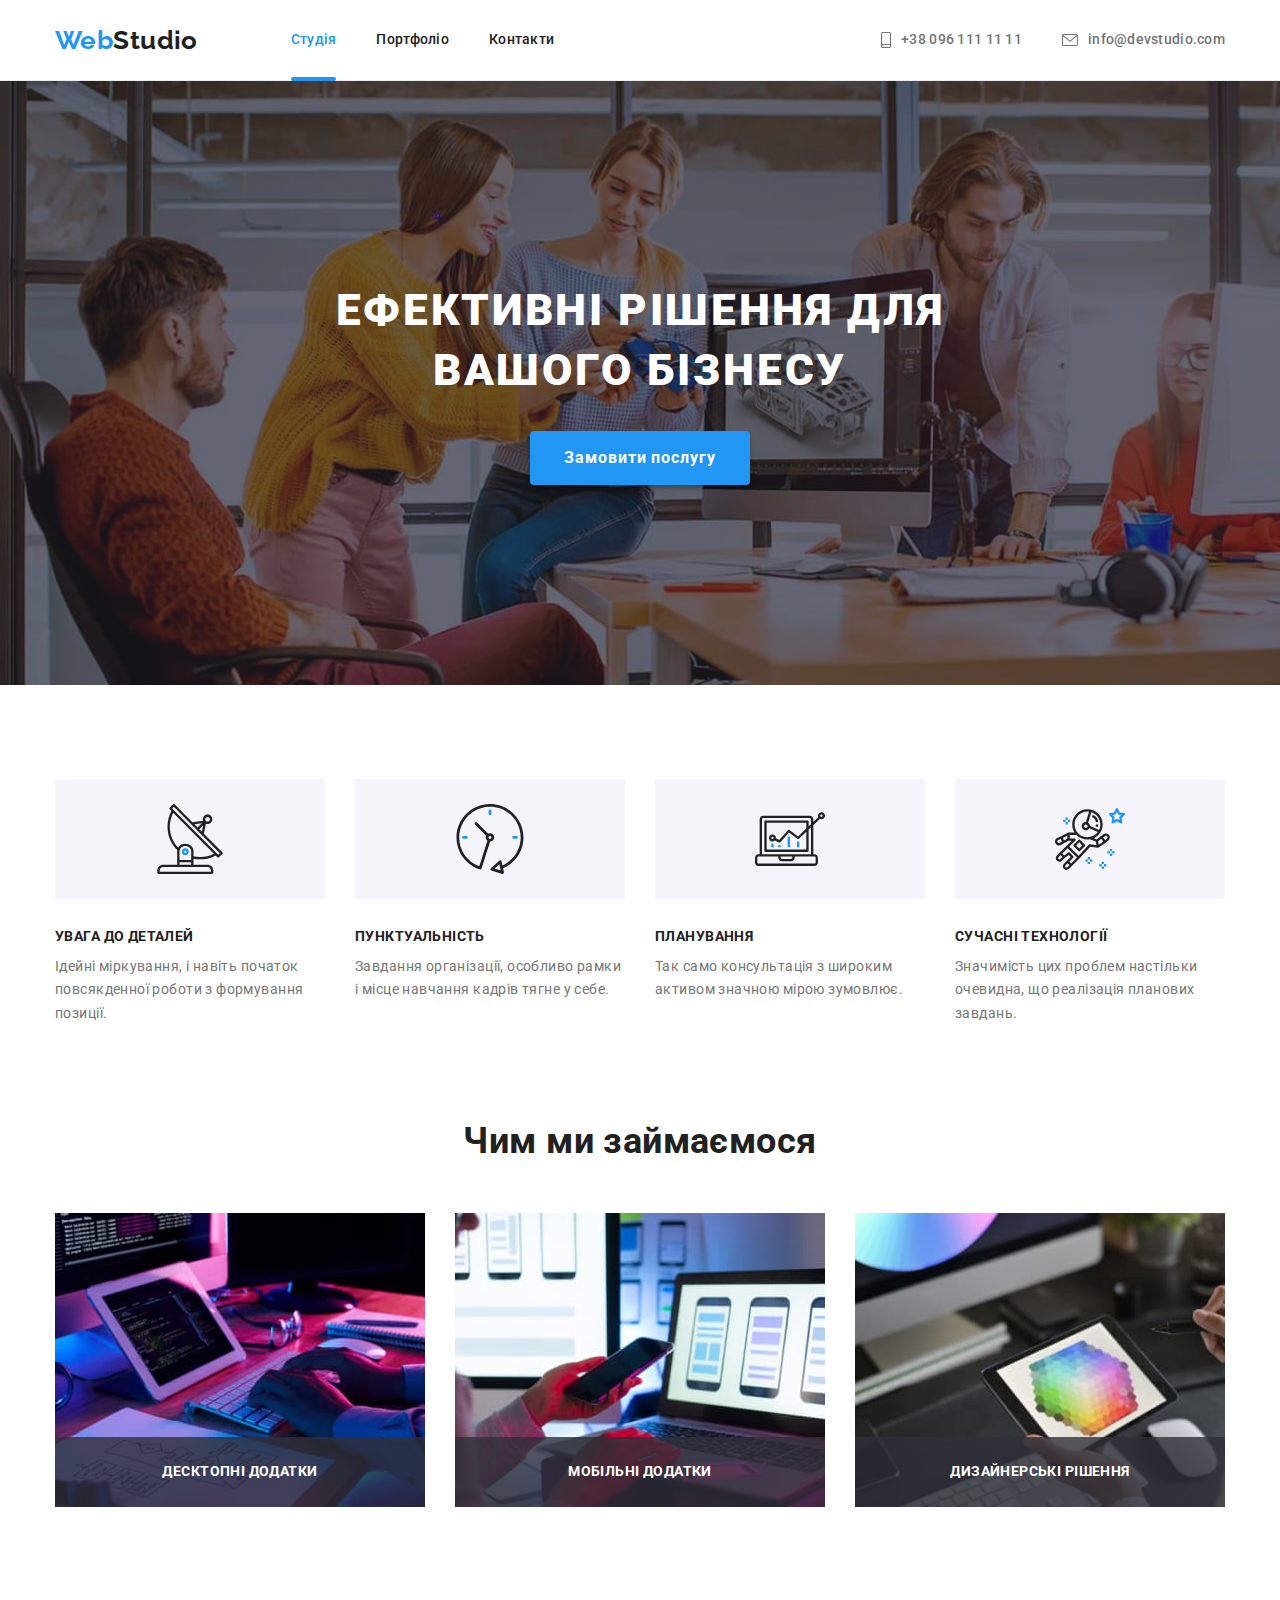
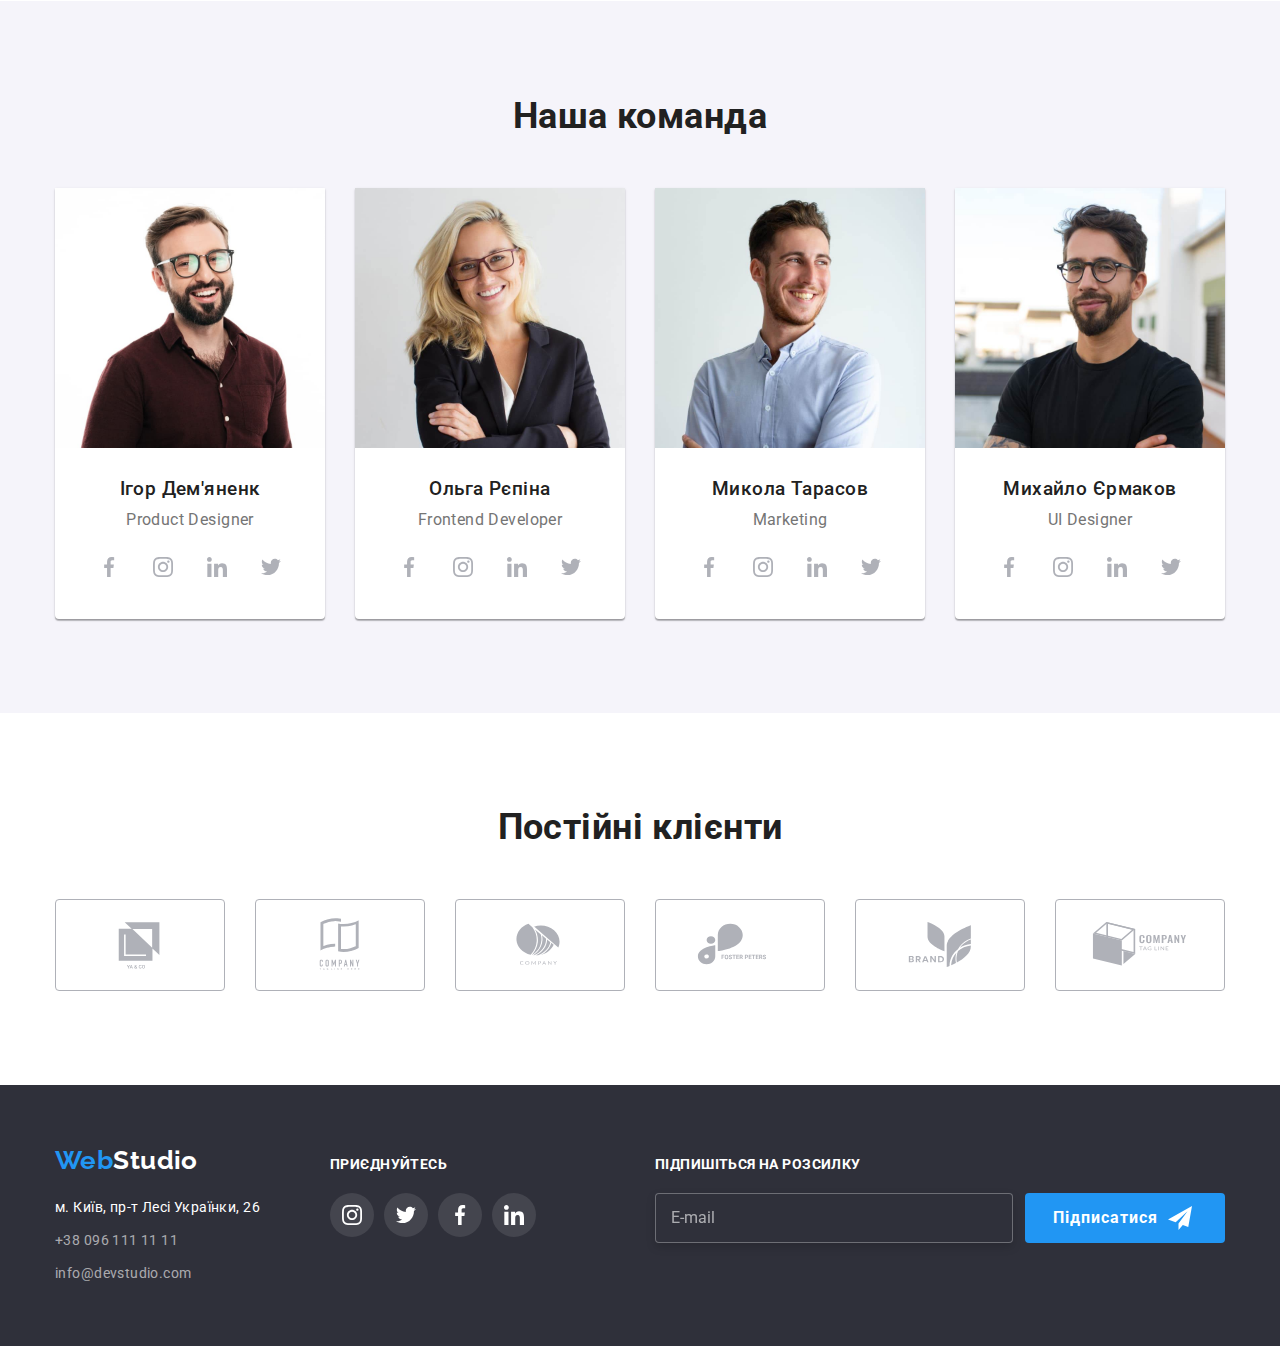
<file: index.html>
<!DOCTYPE html>
<html lang="uk">
  <head>
    <meta charset="UTF-8" />
    <meta http-equiv="X-UA-Compatible" content="IE=edge" />
    <meta name="viewport" content="width=device-width, initial-scale=1.0" />
    <title>Webstudio</title>
    <link rel="preconnect" href="https://fonts.googleapis.com" />
    <link rel="preconnect" href="https://fonts.gstatic.com" crossorigin />
    <link
      href="https://fonts.googleapis.com/css2?family=Raleway:wght@700&family=Roboto:wght@400;500;700;900&display=swap"
      rel="stylesheet"
    />
    <link
      rel="stylesheet"
      href="https://cdnjs.cloudflare.com/ajax/libs/modern-normalize/1.1.0/modern-normalize.min.css"
    />
    <link rel="stylesheet" href="./css/main.min.css"/>
  </head>
  <body>
    <header class="header">
      <div class="container-header">
        <a href="./index.html" class="logo header-logo link"
          ><span lang="en">Web<span class="logo__part">Studio</span></span></a
        >
        <nav class="navigation">
          <ul class="navigation__list list">
            <li class="navigation__item">
              <a href="#" class="navigation__link link navigation__link--current">Студія</a>
            </li>
            <li class="navigation__item">
              <a href="./portfolio.html" class="navigation__link link">Портфоліо</a>
            </li>
            <li class="navigation__item">
              <a href="#" class="navigation__link link">Контакти</a>
            </li>
          </ul>
        </nav>
        <ul class="contacts list">
          <li class="contacts__item">
            <a href="tel:+380961111111" class="contacts__link link"
              ><svg class="contacts__phone" width="10px" height="16px">
                <use href="./img/sprite partners.svg#icon-smartphone"></use></svg
              >+38 096 111 11 11</a
            >
          </li>
          <li class="contacts__item">
            <a href="mailto:info@devstudio.com" class="contacts__link link">
              <svg class="contacts__mail" width="16px" height="12px">
                <use href="./img/sprite partners.svg#icon-envelope"></use></svg
              >info@devstudio.com
            </a>
          </li>
        </ul>
      </div>
    </header>

    <main>
      <!--Section hero-->
      <section class="hero">
        <h1 class="hero__title">Ефективні рішення для вашого бізнесу</h1>
        <button type="button" class="hero__btn button" data-modal-open>
          Замовити послугу
        </button>
      </section>
      <!--Section about-->
      <section class="about-section section">
        <div class="container">
          <h2 class="visually-hidden">Webstudio Features</h2>
          <ul class="features list">
            <li class="features__list">
              <div class="feature-icon">
                <svg
                  class="feature-icon__img"
                  viewBox="0 0 32 32 "
                  width="70px"
                  height="70px"
                >
                  <use href="./img/sprite partners.svg#icon-antenna"></use>
                </svg>
              </div>
              <h3 class="features__item">УВАГА ДО ДЕТАЛЕЙ</h3>
              <p class="features__text">
                Ідейні міркування, і навіть початок повсякденної роботи з
                формування позиції.
              </p>
            </li>
            <li class="features__list">
              <div class="feature-icon">
                <svg
                  class="feature-icon__img"
                  viewBox="0 0 32 32 "
                  width="70px"
                  height="70px"
                >
                  <use href="img/sprite partners.svg#icon-clock"></use>
                </svg>
              </div>
              <h3 class="features__item">ПУНКТУАЛЬНІСТЬ</h3>
              <p class="features__text">
                Завдання організації, особливо рамки і місце навчання кадрів
                тягне у себе.
              </p>
            </li>
            <li class="features__list">
              <div class="feature-icon">
                <svg
                  class="feature-icon__img"
                  viewBox="0 0 32 32 "
                  width="70px"
                  height="70px"
                >
                  <use href="./img/sprite partners.svg#icon-diagram"></use>
                </svg>
              </div>
              <h3 class="features__item">ПЛАНУВАННЯ</h3>
              <p class="features__text">
                Так само консультація з широким активом значною мірою зумовлює.
              </p>
            </li>
            <li class="features__list">
              <div class="feature-icon">
                <svg
                  class="feature-icon__img"
                  viewBox="0 0 32 32 "
                  width="70px"
                  height="70px"
                >
                  <use href="./img/sprite partners.svg#icon-astronaut"></use>
                </svg>
              </div>
              <h3 class="features__item">СУЧАСНІ ТЕХНОЛОГІЇ</h3>
              <p class="features__text">
                Значимість цих проблем настільки очевидна, що реалізація
                планових завдань.
              </p>
            </li>
          </ul>
        </div>
      </section>
      <!--Section what we do-->
      <section class="work-section">
        <div class="container">
          <h2 class="pre-title">Чим ми займаємося</h2>
          <ul class="work-item list">
            <li class="item">
              <div class="work-overlay">
                <img
                  class="img"
                  src="./img/in/box1.jpg"
                  alt="copyright"
                  width="370"
                />
                <p class="work-overlay-text">Десктопні додатки</p>
              </div>
            </li>
            <li class="item">
              <div class="work-overlay">
                <img
                  class="img"
                  src="./img/in/box2.jpg"
                  alt="testing"
                  width="370"
                />
                <p class="work-overlay-text">Мобільні додатки</p>
              </div>
            </li>
            <li class="item">
              <div class="work-overlay">
                <img
                  class="img"
                  src="./img/in/box3.jpg"
                  alt="checking"
                  width="370"
                />
                <p class="work-overlay-text">Дизайнерські рішення</p>
              </div>
            </li>
          </ul>
        </div>
      </section>
      <!--Section team-->
      <section class="team-section section">
        <div class="container">
          <h2 class="pre-title">Наша команда</h2>
          <ul class="team list">
            <li class="team__list">
              <img
                class="team__img"
                src="./img/in/imgigor.jpg"
                alt="Ігор Дем'яненко"
                width="270"
              />
              <div class="team-box">
                <h3 class="team-box__manager">Ігор Дем'яненк</h3>
                <p class="team-box__position">Product Designer</p>
                <ul class="social list">
                  <li class="social__item">
                    <a class="social__link" href="#"
                      ><svg
                        class="social__icon"
                        viewBox="0 0 32 32"
                        width="20px"
                        height="20px"
                      >
                        <use
                          href="./img/sprite partners.svg#icon-facebook"
                        ></use></svg
                    ></a>
                  </li>
                  <li class="social__item">
                    <a class="social__link" href="#"
                      ><svg
                        class="social__icon"
                        viewBox="0 0 32 32"
                        width="20px"
                        height="20px"
                      >
                        <use
                          href="./img/sprite partners.svg#icon-instagram"
                        ></use></svg
                    ></a>
                  </li>
                  <li class="social__item">
                    <a class="social__link" href="#"
                      ><svg
                        class="social__icon"
                        viewBox="0 0 32 32"
                        width="20px"
                        height="20px"
                      >
                        <use
                          href="./img/sprite partners.svg#icon-linkedin"
                        ></use></svg
                    ></a>
                  </li>
                  <li class="social__item">
                    <a class="social__link" href="#"
                      ><svg
                        class="social__icon"
                        viewBox="0 0 32 32"
                        width="20px"
                        height="20px"
                      >
                        <use
                          href="./img/sprite partners.svg#icon-twitter"
                        ></use></svg
                    ></a>
                  </li>
                </ul>
              </div>
            </li>
            <li class="team__list">
              <img
                class="team__img"
                src="./img/in/imgolga.jpg"
                alt="Ольга Рєпіна"
                width="270"
              />
              <div class="team-box">
                <h3 class="team-box__manager">Ольга Рєпіна</h3>
                <p class="team-box__position">Frontend Developer</p>
                <ul class="social list">
                  <li class="social__item">
                    <a class="social__link" href="#"
                      ><svg
                        class="social__icon"
                        viewBox="0 0 32 32"
                        width="20px"
                        height="20px"
                      >
                        <use
                          href="./img/sprite partners.svg#icon-facebook"
                        ></use></svg
                    ></a>
                  </li>
                  <li class="social__item">
                    <a class="social__link" href="#"
                      ><svg
                        class="social__icon"
                        viewBox="0 0 32 32"
                        width="20px"
                        height="20px"
                      >
                        <use
                          href="./img/sprite partners.svg#icon-instagram"
                        ></use></svg
                    ></a>
                  </li>
                  <li class="social__item">
                    <a class="social__link" href="#"
                      ><svg
                        class="social__icon"
                        viewBox="0 0 32 32"
                        width="20px"
                        height="20px"
                      >
                        <use
                          href="./img/sprite partners.svg#icon-linkedin"
                        ></use></svg
                    ></a>
                  </li>
                  <li class="social__item">
                    <a class="social__link" href="#"
                      ><svg
                        class="social__icon"
                        viewBox="0 0 32 32"
                        width="20px"
                        height="20px"
                      >
                        <use
                          href="./img/sprite partners.svg#icon-twitter"
                        ></use></svg
                    ></a>
                  </li>
                </ul>
              </div>
            </li>
            <li class="team__list">
              <img
                class="team__img"
                src="./img/in/imgnik.jpg"
                alt="Микола Тарасов"
                width="270"
              />
              <div class="team-box">
                <h3 class="team-box__manager">Микола Тарасов</h3>
                <p class="team-box__position">Marketing</p>
                <ul class="social list">
                  <li class="social__item">
                    <a class="social__link" href="#"
                      ><svg
                        class="social__icon"
                        viewBox="0 0 32 32"
                        width="20px"
                        height="20px"
                      >
                        <use
                          href="./img/sprite partners.svg#icon-facebook"
                        ></use></svg
                    ></a>
                  </li>
                  <li class="social__item">
                    <a class="social__link" href="#"
                      ><svg
                        class="social__icon"
                        viewBox="0 0 32 32"
                        width="20px"
                        height="20px"
                      >
                        <use
                          href="./img/sprite partners.svg#icon-instagram"
                        ></use></svg
                    ></a>
                  </li>
                  <li class="social__item">
                    <a class="social__link" href="#"
                      ><svg
                        class="social__icon"
                        viewBox="0 0 32 32"
                        width="20px"
                        height="20px"
                      >
                        <use
                          href="./img/sprite partners.svg#icon-linkedin"
                        ></use></svg
                    ></a>
                  </li>
                  <li class="social__item">
                    <a class="social__link" href="#"
                      ><svg
                        class="social__icon"
                        viewBox="0 0 32 32"
                        width="20px"
                        height="20px"
                      >
                        <use
                          href="./img/sprite partners.svg#icon-twitter"
                        ></use></svg
                    ></a>
                  </li>
                </ul>
              </div>
            </li>
            <li class="team__list">
              <img
                class="team__img"
                src="./img/in/imgmike.jpg"
                alt="Михайло Єрмаков"
                width="270"
              />
              <div class="team-box">
                <h3 class="team-box__manager">Михайло Єрмаков</h3>
                <p class="team-box__position">UI Designer</p>
                <ul class="social list">
                  <li class="social__item">
                    <a class="social__link" href="#"
                      ><svg
                        class="social__icon"
                        viewBox="0 0 32 32"
                        width="20px"
                        height="20px"
                      >
                        <use
                          href="./img/sprite partners.svg#icon-facebook"
                        ></use></svg
                    ></a>
                  </li>
                  <li class="social__item">
                    <a class="social__link" href="#"
                      ><svg
                        class="social__icon"
                        viewBox="0 0 32 32"
                        width="20px"
                        height="20px"
                      >
                        <use
                          href="./img/sprite partners.svg#icon-instagram"
                        ></use></svg
                    ></a>
                  </li>
                  <li class="social__item">
                    <a class="social__link" href="#"
                      ><svg
                        class="social__icon"
                        viewBox="0 0 32 32"
                        width="20px"
                        height="20px"
                      >
                        <use
                          href="./img/sprite partners.svg#icon-linkedin"
                        ></use></svg
                    ></a>
                  </li>
                  <li class="social__item">
                    <a class="social__link" href="#"
                      ><svg
                        class="social__icon"
                        viewBox="0 0 32 32"
                        width="20px"
                        height="20px"
                      >
                        <use
                          href="./img/sprite partners.svg#icon-twitter"
                        ></use></svg
                    ></a>
                  </li>
                </ul>
              </div>
            </li>
          </ul>
        </div>
      </section>
      <section class="partners section">
        <div class="container-partners">
          <h2 class="partners-title">Постійні клієнти</h2>
          <ul class="partners-list list">
            <li class="partners-item">
              <a href="#" class="icon-partners">
                <svg class="svg-partners">
                  <use
                    href="./img/sprite partners.svg#icon-Logo-partners"
                  ></use>
                </svg>
              </a>
            </li>
            <li class="partners-item">
              <a href="#" class="icon-partners">
                <svg class="svg-partners">
                  <use href="./img/sprite partners.svg#icon-Logo-1"></use>
                </svg>
              </a>
            </li>
            <li class="partners-item">
              <a href="#" class="icon-partners">
                <svg class="svg-partners">
                  <use href="./img/sprite partners.svg#icon-Logo-2"></use>
                </svg>
              </a>
            </li>
            <li class="partners-item">
              <a href="#" class="icon-partners">
                <svg class="svg-partners">
                  <use href="./img/sprite partners.svg#icon-Logo-3"></use>
                </svg>
              </a>
            </li>
            <li class="partners-item">
              <a href="#" class="icon-partners">
                <svg class="svg-partners">
                  <use href="./img/sprite partners.svg#icon-Logo-4"></use>
                </svg>
              </a>
            </li>
            <li class="partners-item">
              <a href="#" class="icon-partners">
                <svg class="svg-partners">
                  <use href="./img/sprite partners.svg#icon-Logo-5"></use>
                </svg>
              </a>
            </li>
          </ul>
        </div>
      </section>
    </main>
    <footer class="footer-section">
      <div class="container-footer">
        <!--Section Address-->
        <div class="footer1">
          <a href="./index.html" class="header-logo link"
            ><span lang="en"
              >Web<span class="logo-part-footer">Studio </span>
            </span>
          </a>
          <address class="address-links link">
            <ul class="footer list">
              <li class="footer-item">
                <a
                  href="https://goo.gl/maps/LSTVKDPSuua6s1V5A"
                  class="footer-address link"
                  target="_blank"
                  rel="noopener noreferrer nofollow"
                  >м. Київ, пр-т Лесі Українки, 26</a
                >
              </li>
              <li class="footer-item">
                <a href="tel:+380961111111" class="footer-contacts link"
                  >+38 096 111 11 11</a
                >
              </li>
              <li class="footer-item">
                <a href="mailto:info@devstudio.com" class="footer-contacts link"
                  >info@devstudio.com</a
                >
              </li>
            </ul>
          </address>
        </div>
        <div class="footer-box">
          <p class="footer-text">приєднуйтесь</p>
          <ul class="footer-social-item list">
            <li class="social-item">
              <a class="footer-social" href="#"
                ><svg
                  class="team-icon"
                  viewBox="0 0 32 32"
                  width="20px"
                  height="20px"
                >
                  <use
                    href="./img/sprite partners.svg#icon-instagram"
                  ></use></svg
              ></a>
            </li>
            <li class="social-item">
              <a class="footer-social" href="#"
                ><svg
                  class="team-icon"
                  viewBox="0 0 32 32"
                  width="20px"
                  height="20px"
                >
                  <use href="./img/sprite partners.svg#icon-twitter"></use></svg
              ></a>
            </li>
            <li class="social-item">
              <a class="footer-social" href="#"
                ><svg
                  class="team-icon"
                  viewBox="0 0 32 32"
                  width="20px"
                  height="20px"
                >
                  <use
                    href="./img/sprite partners.svg#icon-facebook"
                  ></use></svg
              ></a>
            </li>
            <li class="social-item">
              <a class="footer-social" href="#"
                ><svg
                  class="team-icon"
                  viewBox="0 0 32 32"
                  width="20px"
                  height="20px"
                >
                  <use href="./img/sprite partners.svg#icon-linkedin"></use>
                </svg>
              </a>
            </li>
          </ul>
        </div>
        <div class="footer-form">
          <p class="mail-title">Підпишіться на розсилку</p>
        <form class="mail-form">
          <div class="mail-box">
            <label
              ><input
                class="mail-input"
                type="email"
                name="email"
                placeholder="E-mail"
                required
            /></label>
            <button type="submit" class="btn-footer button">
              Підписатися
              <svg
                class="icon-icon-send"
                viewBox="0 0 32 32"
                width="24px"
                height="24px"
              >
                <use href="./img/sprite partners.svg#icon-icon-send"></use>
              </svg>
            </button>
          </div>
        </form>
        </div>
      </div>
    </footer>
    <div class="backdrop is-hidden" data-modal>
      <div class="modal">
        <p class="modal-title">Залиште свої дані, ми вам передзвонимо</p>
        <form class="modal-form">
          <div class="form-element">
            <label for="name">Ім'я</label>

            <div class="input-wrap">
              <input
                type="text"
                name="name"
                id="name"
                required
              />
              <svg
                class="icon-person"
                viewBox="0 0 32 32"
                width="18px"
                height="18px"
              >
                <use href="./img/sprite partners.svg#icon-person"></use>
              </svg>
            </div>
          </div>
          <div class="form-element">
            <label for="tel">Телефон</label>
            <div class="input-wrap">
              <input type="tel" name="tel" id="tel" required />
              <svg
                class="icon-phone-black"
                viewBox="0 0 32 32"
                width="18px"
                height="18px"
              >
                <use href="./img/sprite partners.svg#icon-phone-black"></use>
              </svg>
            </div>
          </div>
          <div class="form-element">
            <label for="email">Пошта</label>
            <div class="input-wrap">
              <input
                type="email"
                name="email"
                id="email"
                required
              />
              <svg
                class="icon-email-black"
                viewBox="0 0 32 32"
                width="18px"
                height="18px"
              >
                <use href="./img/sprite partners.svg#icon-email-black"></use>
              </svg>
            </div>
          </div>

          <div class="form-element">
            <label for="comment" class="comment-text">Коментар</label>
            <textarea
              name="commemt"
              id="comment"
              placeholder="Введіть текст"
            ></textarea>
          </div>
          <div class="accept">
            <input
              type="checkbox"
              name="accept"
              id="accept"
              class="visually-hidden"
            />
            <label for="accept">
              <span class="checkbox">
                <svg
                  class="icon-tick"
                  viewBox="0 0 100 100"
                  width="16px"
                  height="15px"
                >
                  <use href="./img/sprite partners.svg#icon-tick"></use>
                </svg>
              </span>
              <b class="accept-text">
                Погоджуюся з розсилкою та приймаю
                <span>
                  <a class="accept-link link" href="#">Умови договору</a></span
                >
              </b>
            </label>
          </div>

          <button type="submit" class="btn-submit button">Відправити</button>
        </form>
        <button type="button" class="close-button" data-modal-close>
          <svg
            class="modal-icon"
            viewBox="0 0 32 32"
            width="18px"
            height="18px"
          >
            <use href="./close.svg#icon-close"></use>
          </svg>
        </button>
      </div>
    </div>
    <script src="./js/modal.js"></script>
  </body>
</html>
</file>
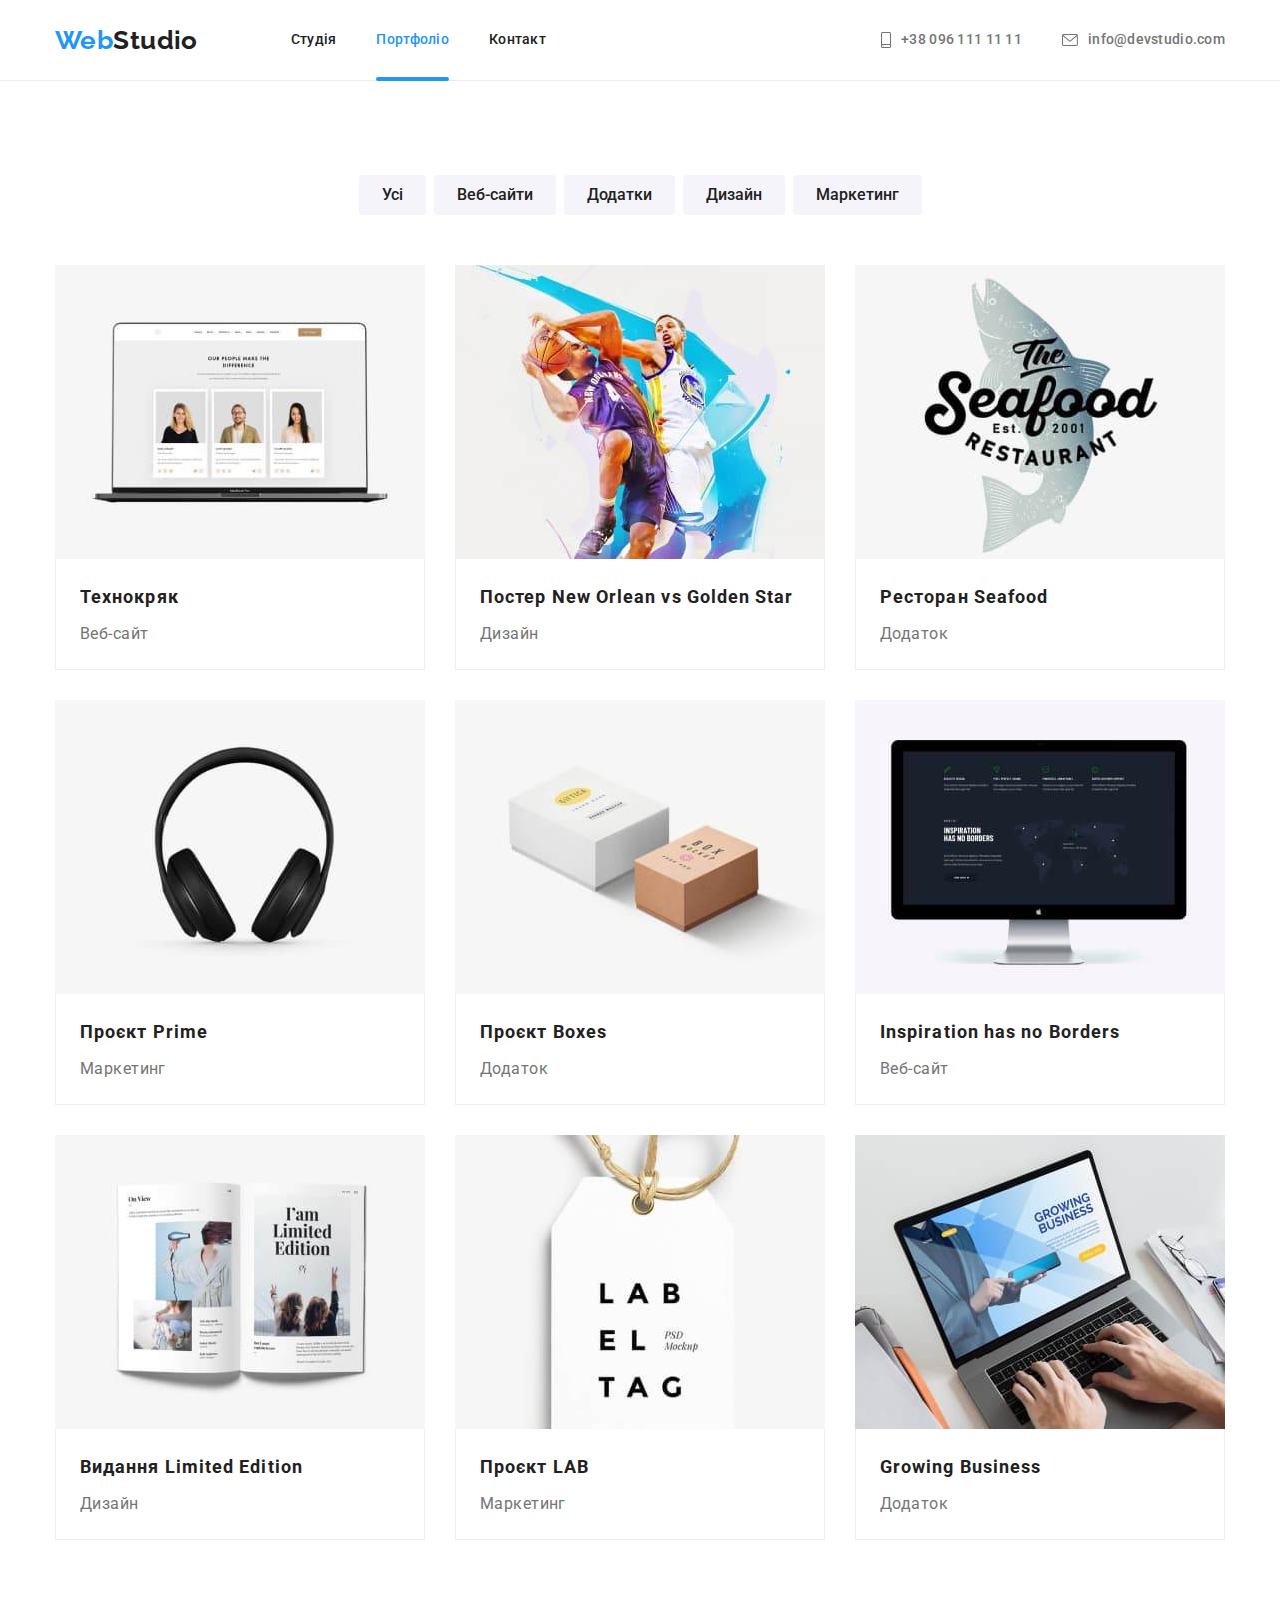
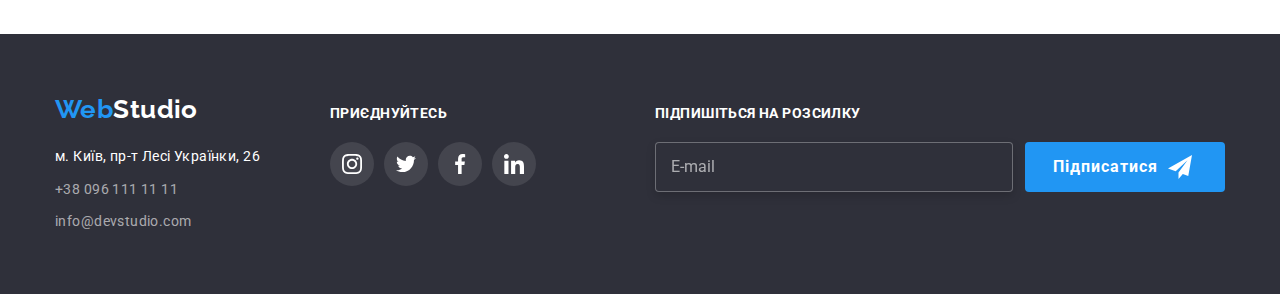
<file: portfolio.html>
<!DOCTYPE html>
<html lang="uk">
  <head>
    <meta charset="UTF-8" />
    <meta http-equiv="X-UA-Compatible" content="IE=edge" />
    <meta name="viewport" content="width=device-width, initial-scale=1.0" />
    <title>Webstudio</title>
    <link rel="preconnect" href="https://fonts.googleapis.com" />
    <link rel="preconnect" href="https://fonts.gstatic.com" crossorigin />
    <link
      href="https://fonts.googleapis.com/css2?family=Raleway:wght@700&family=Roboto:wght@400;500;700;900&display=swap"
      rel="stylesheet"
    />
    <link
      rel="stylesheet"
      href="https://cdnjs.cloudflare.com/ajax/libs/modern-normalize/1.1.0/modern-normalize.min.css"
    />
    <link rel="stylesheet" href="./css/main.min.css" />
  </head>
  <body>
    <!--Section Header-->
    <header class="header">
      <div class="container-header">
        <a href="./index.html" class="logo header-logo link"
          ><span lang="en">Web<span class="logo__part">Studio</span></span></a
        >
        <nav class="navigation">
          <ul class="navigation__list list">
            <li class="navigation__item">
              <a href="./index.html" class="navigation__link link">Студія</a>
            </li>
            <li class="navigation__item">
              <a href="#" class="navigation__link link navigation__link--current">Портфоліо</a>
            </li>
            <li class="navigation__item">
              <a href="#" class="navigation__link link">Контакт</a>
            </li>
          </ul>
        </nav>
        <ul class="contacts list">
          <li class="contacts__item">
            <a href="tel:+380961111111" class="contacts__link link"
              ><svg class="contacts__phone" width="10px" height="16px">
                <use href="./img/sprite partners.svg#icon-smartphone"></use></svg
              >+38 096 111 11 11</a
            >
          </li>
          <li class="contacts__item">
            <a href="mailto:info@devstudio.com" class="contacts__link link">
              <svg class="contacts__mail" width="16px" height="12px">
                <use href="./img/sprite partners.svg#icon-envelope"></use></svg
              >info@devstudio.com
            </a>
          </li>
        </ul>
      </div>
    </header>
    <!--Section projects-->
    <main>
      <section class="section-projects section">
        <div class="container">
          <h1 class="visually-hidden">Portfolio works</h1>
          <ul class="menu">
            <li class="menu__list list">
              <button type="button" class="menu__btn button">Усі</button>
            </li>
            <li class="menu__list list">
              <button type="button" class="menu__btn button">Веб-сайти</button>
            </li>
            <li class="menu__list list">
              <button type="button" class="menu__btn button">Додатки</button>
            </li>
            <li class="menu__list list">
              <button type="button" class="menu__btn button">Дизайн</button>
            </li>
            <li class="menu__list list">
              <button type="button" class="menu__btn button">Маркетинг</button>
            </li>
          </ul>

          <ul class="projects list">
            <li class="projects__list">
              <a href="#" class="projects__link link">
                <div class="project-wrap">
              <img
                class="project-wrap__img"
                src="./img/in/project1.jpg"
                alt="team"
                width="370"
              />
              <p class="project-wrap__details">Ресурс пропонує комплексні пропозиції з різним рівнем функціоналу та сервісів. Все це дозволить відвідувачу отримати вичерпні відомості про компанію чи приватну особу.</p>
            </div>
              <div class="project-description">
                <h2 class="project-description__title">Технокряк</h2>
                <p class="project-description__text">Веб-сайт</p>
              </div>
            </a>
            </li>

            <li class="projects__list">
              <a href="#" class="projects__link link">
                <div class="project-wrap">
              <img
                class="project-wrap__img"
                src="./img/in/project2.jpg"
                alt="game"
                width="370"
              />
              <p class="project-wrap__details">Ресурс пропонує комплексні пропозиції з різним рівнем функціоналу та сервісів. Все це дозволить відвідувачу отримати вичерпні відомості про компанію чи приватну особу.</p>
            </div>
              <div class="project-description">
                <h2 class="project-description__title">Постер New Orlean vs Golden Star</h2>
                <p class="project-description__text">Дизайн</p>
              </div>
            </a>
            </li>
            <li class="projects__list">
              <a href="#" class="projects__link link">
                <div class="project-wrap">
              <img
                class="project-wrap__img"
                src="./img/in/project3.jpg"
                alt="restaurant"
                width="370"
              />
              <p class="project-wrap__details">Ресурс пропонує комплексні пропозиції з різним рівнем функціоналу та сервісів. Все це дозволить відвідувачу отримати вичерпні відомості про компанію чи приватну особу.</p>
            </div>
              <div class="project-description">
                <h2 class="project-description__title">Ресторан Seafood</h2>
                <p class="project-description__text">Додаток</p>
              </div>
            </a>
            </li>
            <li class="projects__list">
              <a href="#" class="projects__link link">
                <div class="project-wrap">
              <img
                class="project-wrap__img"
                src="./img/in/project4.jpg"
                alt="earphones"
                width="370"
              />
              <p class="project-wrap__details">Ресурс пропонує комплексні пропозиції з різним рівнем функціоналу та сервісів. Все це дозволить відвідувачу отримати вичерпні відомості про компанію чи приватну особу.</p>
            </div>
              <div class="project-description">
                <h2 class="project-description__title">Проєкт Prime</h2>
                <p class="project-description__text">Маркетинг</p>
              </div>
            </a>
            </li>
            <li class="projects__list">
              <a href="#" class="projects__link link">
                <div class="project-wrap">
              <img
                class="project-wrap__img"
                src="./img/in/project5.jpg"
                alt="box"
                width="370"
              />
              <p class="project-wrap__details">Ресурс пропонує комплексні пропозиції з різним рівнем функціоналу та сервісів. Все це дозволить відвідувачу отримати вичерпні відомості про компанію чи приватну особу.</p>
            </div>
              <div class="project-description">
                <h2 class="project-description__title">Проєкт Boxes</h2>
                <p class="project-description__text">Додаток</p>
              </div>
            </a>
            </li>
            <li class="projects__list">
              <a href="#" class="projects__link link">
                <div class="project-wrap">
              <img
                class="project-wrap__img"
                src="./img/in/project6.jpg"
                alt="screen"
                width="370"
              />
              <p class="project-wrap__details">Ресурс пропонує комплексні пропозиції з різним рівнем функціоналу та сервісів. Все це дозволить відвідувачу отримати вичерпні відомості про компанію чи приватну особу.</p>
            </div>
              <div class="project-description">
                <h2 class="project-description__title">Inspiration has no Borders</h2>
                <p class="project-description__text">Веб-сайт</p>
              </div>
            </a>
            </li>
            <li class="projects__list">
              <a href="#" class="projects__link link">
                <div class="project-wrap">
              <img
                class="project-wrap__img"
                src="./img/in/project7.jpg"
                alt="magazine"
                width="370"
              />
              <p class="project-wrap__details">Ресурс пропонує комплексні пропозиції з різним рівнем функціоналу та сервісів. Все це дозволить відвідувачу отримати вичерпні відомості про компанію чи приватну особу.</p>
            </div>
              <div class="project-description">
                <h2 class="project-description__title">Видання Limited Edition</h2>
                <p class="project-description__text">Дизайн</p>
              </div>
            </a>
            </li>
            <li class="projects__list">
              <a href="#" class="projects__link link">
                <div class="project-wrap">
              <img
                class="project-wrap__img"
                src="./img/in/project8.jpg"
                alt="label"
                width="370"
              />
              <p class="project-wrap__details">Ресурс пропонує комплексні пропозиції з різним рівнем функціоналу та сервісів. Все це дозволить відвідувачу отримати вичерпні відомості про компанію чи приватну особу.</p>
            </div>
              <div class="project-description">
                <h2 class="project-description__title">Проєкт LAB</h2>
                <p class="project-description__text">Маркетинг</p>
              </div>
            </a>
            </li>
            <li class="projects__list">
              <a href="#" class="projects__link link">
                <div class="project-wrap">
              <img
                class="project-wrap__img"
                src="./img/in/project9.jpg"
                alt="notebook"
                width="370"
              />
              <p class="project-wrap__details">Ресурс пропонує комплексні пропозиції з різним рівнем функціоналу та сервісів. Все це дозволить відвідувачу отримати вичерпні відомості про компанію чи приватну особу.</p>
            </div>
              <div class="project-description">
                <h2 class="project-description__title">Growing Business</h2>
                <p class="project-description__text">Додаток</p>
              </div>
            </a>
            </li>
          </ul>
        </div>
      </section>
    </main>
    <footer class="footer-section">
      <div class="container-footer">
        <!--Section Address-->
        <div class="footer1">
          <a href="./index.html" class="header-logo link"
            ><span lang="en"
              >Web<span class="logo-part-footer">Studio </span>
            </span>
          </a>
          <address class="address-links link">
            <ul class="footer list">
              <li class="footer-item">
                <a
                  href="https://goo.gl/maps/LSTVKDPSuua6s1V5A"
                  class="footer-address link"
                  target="_blank"
                  rel="noopener noreferrer nofollow"
                  >м. Київ, пр-т Лесі Українки, 26</a
                >
              </li>
              <li class="footer-item">
                <a href="tel:+380961111111" class="footer-contacts link"
                  >+38 096 111 11 11</a
                >
              </li>
              <li class="footer-item">
                <a href="mailto:info@devstudio.com" class="footer-contacts link"
                  >info@devstudio.com</a
                >
              </li>
            </ul>
          </address>
        </div>
        <div class="footer-box">
          <p class="footer-text">приєднуйтесь</p>
          <ul class="footer-social-item list">
            <li class="social-item">
              <a class="footer-social" href="#"
                ><svg
                  class="team-icon"
                  viewBox="0 0 32 32"
                  width="20px"
                  height="20px"
                >
                  <use
                    href="./img/sprite partners.svg#icon-instagram"
                  ></use></svg
              ></a>
            </li>
            <li class="social-item">
              <a class="footer-social" href="#"
                ><svg
                  class="team-icon"
                  viewBox="0 0 32 32"
                  width="20px"
                  height="20px"
                >
                  <use href="./img/sprite partners.svg#icon-twitter"></use></svg
              ></a>
            </li>
            <li class="social-item">
              <a class="footer-social" href="#"
                ><svg
                  class="team-icon"
                  viewBox="0 0 32 32"
                  width="20px"
                  height="20px"
                >
                  <use
                    href="./img/sprite partners.svg#icon-facebook"
                  ></use></svg
              ></a>
            </li>
            <li class="social-item">
              <a class="footer-social" href="#"
                ><svg
                  class="team-icon"
                  viewBox="0 0 32 32"
                  width="20px"
                  height="20px"
                >
                  <use href="./img/sprite partners.svg#icon-linkedin"></use>
                </svg>
              </a>
            </li>
          </ul>
        </div>
        <div class="footer-form">
          <p class="mail-title">Підпишіться на розсилку</p>
        <form class="mail-form">
          <div class="mail-box">
            <label
              ><input
                class="mail-input"
                type="email"
                name="email"
                placeholder="E-mail"
                required
            /></label>
            <button type="submit" class="btn-footer button">
              Підписатися
              <svg
                class="icon-icon-send"
                viewBox="0 0 32 32"
                width="24px"
                height="24px"
              >
                <use href="./img/sprite partners.svg#icon-icon-send"></use>
              </svg>
            </button>
          </div>
        </form>
        </div>
      </div>
    </footer>
  </body>
</html>
</file>
<file: css/main.min.css>
:root{--primary-text-color: #212121;--accent-color: #2196f3;--secondary-text-color: #757575;--discription-text-color: #ffffff;--background-color-dark: rgba(47, 48, 58, 1);--background-color-light: #f5f4fa;--button-color-active: #188ce8;--footer-contacts-color: rgba(255, 255, 255, 0.6)}h1,h2,h3,h4,h5,ul,p{margin:0}ul{padding-left:0}.link{text-decoration:none;-webkit-transition:color 250ms cubic-bezier(0.4, 0, 0.2, 1);transition:color 250ms cubic-bezier(0.4, 0, 0.2, 1)}.list{list-style:none}body{font-family:"Roboto",sans-serif;background-color:var(--discription-text-color);letter-spacing:.03em;font-size:14px;color:var(--primary-text-color)}.container{width:1200px;margin:0 auto;padding:0 15px}.section{padding:94px 0}.list{list-style:none}.link{text-decoration:none;-webkit-transition:color 250ms cubic-bezier(0.4, 0, 0.2, 1);transition:color 250ms cubic-bezier(0.4, 0, 0.2, 1)}.link:hover,.link:focus{color:var(--accent-color)}.visually-hidden{position:absolute;white-space:nowrap;width:1px;height:1px;overflow:hidden;border:0;padding:0;clip:rect(0 0 0 0);-webkit-clip-path:inset(50%);clip-path:inset(50%);margin:-1px}.button{border-radius:4px;-webkit-transition:background-color 250ms cubic-bezier(0.4, 0, 0.2, 1);transition:background-color 250ms cubic-bezier(0.4, 0, 0.2, 1);cursor:pointer}.container-header{display:-webkit-box;display:-ms-flexbox;display:flex;padding:0 15px;width:1200px;margin:0 auto;-webkit-box-align:center;-ms-flex-align:center;align-items:center}.header{border-bottom:1px solid #ececec}.contacts{display:-webkit-box;display:-ms-flexbox;display:flex;margin-left:auto}.contacts__link{font-weight:500;line-height:1.14;letter-spacing:.02em;color:var(--secondary-text-color);padding-top:32px;padding-bottom:32px;display:-webkit-box;display:-ms-flexbox;display:flex;-webkit-box-align:center;-ms-flex-align:center;align-items:center}.contacts__link:hover svg,.contacts__link:focus svg{color:var(--accent-color);fill:currentColor}.contacts__item:not(:last-child){margin-right:40px}.contacts__phone,.contacts__mail{margin-right:10px;-webkit-transition:fill 250ms cubic-bezier(0.4, 0, 0.2, 1);transition:fill 250ms cubic-bezier(0.4, 0, 0.2, 1);fill:var(--secondary-text-color)}.navigation__list{display:-webkit-box;display:-ms-flexbox;display:flex}.navigation__link{font-weight:500;line-height:1.14;letter-spacing:.02em;color:var(--primary-text-color);padding-top:32px;padding-bottom:32px;display:block;position:relative}.navigation__link--current::after{content:"";position:absolute;background-color:var(--accent-color);width:100%;height:4px;bottom:-1px;left:0;border-radius:2px}.navigation__link--current{color:var(--accent-color)}.navigation__item:not(:last-child){margin-right:40px}.header-logo{font-size:26px;font-weight:700;line-height:1.19;display:block;font-family:"Raleway";color:var(--accent-color)}.logo{margin-right:93px}.logo__part{color:var(--primary-text-color)}.hero{padding:200px 0px;background-image:-webkit-gradient(linear, left top, left bottom, from(rgba(47, 48, 58, 0.4)), to(rgba(47, 48, 58, 0.4))),url("../img/hero.jpg");background-image:linear-gradient(rgba(47, 48, 58, 0.4), rgba(47, 48, 58, 0.4)),url("../img/hero.jpg");background-repeat:no-repeat;background-size:cover;margin:0 auto;text-align:center;max-width:1600px;background-color:#c4c4c4}.hero__title{font-size:44px;font-weight:900;line-height:1.36;margin:0 auto;letter-spacing:.06em;text-transform:uppercase;color:var(--discription-text-color);max-width:696px;text-align:center}.hero__btn{font-size:16px;font-weight:700;line-height:1.87;font-family:inherit;color:var(--discription-text-color);background-color:var(--accent-color);letter-spacing:.06em;border-color:rgba(0,0,0,0);padding:10px 32px;margin-top:30px;-webkit-box-shadow:0px 4px 4px rgba(0,0,0,.25);box-shadow:0px 4px 4px rgba(0,0,0,.25)}.hero__btn:hover,.hero__btn:focus{background-color:var(--button-color-active);color:var(--discription-text-color);cursor:pointer}.features{display:-webkit-box;display:-ms-flexbox;display:flex}.features__list:not(:last-child):not(:last-child){margin-right:30px}.features__item{font-size:14px;font-weight:700;line-height:1.14;text-transform:uppercase;margin-bottom:10px;margin-top:30px}.features__text{line-height:1.71;color:var(--secondary-text-color);width:270px}.feature-icon{width:270px;height:120px;background-color:var(--background-color-light);display:-webkit-box;display:-ms-flexbox;display:flex;-webkit-box-align:center;-ms-flex-align:center;align-items:center;-webkit-box-pack:center;-ms-flex-pack:center;justify-content:center}.work-section{padding-bottom:94px}.work-item{display:-webkit-box;display:-ms-flexbox;display:flex}.work-overlay{position:relative;overflow:hidden}.work-overlay-text{font-size:14px;font-weight:700;line-height:1.14;position:absolute;text-align:center;text-transform:uppercase;bottom:0;left:0;color:var(--discription-text-color);background:rgba(47,48,58,.8);width:100%;height:70px;display:-webkit-box;display:-ms-flexbox;display:flex;-webkit-box-pack:center;-ms-flex-pack:center;justify-content:center;-webkit-box-align:center;-ms-flex-align:center;align-items:center}.item{width:calc((100% - 60px)/3)}.item:not(:first-child){margin-left:30px}.img{max-width:100%;display:block}.pre-title{font-size:36px;font-weight:700;line-height:1.19;text-align:center;margin-bottom:50px}.team-section{background-color:var(--background-color-light)}.team{display:-webkit-box;display:-ms-flexbox;display:flex;text-align:center}.team__list{background-color:var(--discription-text-color);width:calc((100% - 90px)/4);-webkit-box-shadow:0px 1px 3px rgba(0,0,0,.12),0px 1px 1px rgba(0,0,0,.14),0px 2px 1px rgba(0,0,0,.2);box-shadow:0px 1px 3px rgba(0,0,0,.12),0px 1px 1px rgba(0,0,0,.14),0px 2px 1px rgba(0,0,0,.2);border-radius:0px 0px 4px 4px}.team__list:not(:first-child){margin-left:30px}.team__img{display:block}.team-box{padding-top:30px;padding-bottom:30px;font-size:16px}.team-box__manager{font-weight:500;line-height:1.19;margin-bottom:10px}.team-box__position{line-height:1.19;color:var(--secondary-text-color)}.social{display:-webkit-box;display:-ms-flexbox;display:flex;-webkit-box-pack:center;-ms-flex-pack:center;justify-content:center;-webkit-box-align:center;-ms-flex-align:center;align-items:center;gap:10px;margin-top:16px}.social__link{width:44px;height:44px;-webkit-box-align:center;-ms-flex-align:center;align-items:center;-webkit-box-pack:center;-ms-flex-pack:center;justify-content:center;border-radius:50%;background-color:var(--discription-text-color);fill:#afb1b8;display:-webkit-box;display:-ms-flexbox;display:flex;-webkit-transition:background-color 250ms cubic-bezier(0.4, 0, 0.2, 1),fill 250ms cubic-bezier(0.4, 0, 0.2, 1);transition:background-color 250ms cubic-bezier(0.4, 0, 0.2, 1),fill 250ms cubic-bezier(0.4, 0, 0.2, 1)}.social__link:hover,.social__link:focus{background-color:var(--accent-color);fill:var(--discription-text-color)}.partners-list{display:-webkit-box;display:-ms-flexbox;display:flex;-webkit-box-pack:center;-ms-flex-pack:center;justify-content:center;-webkit-box-align:center;-ms-flex-align:center;align-items:center;gap:30px}.partners-title{font-size:36px;font-weight:700;line-height:1.16;margin-bottom:50px;text-align:center}.svg-partners{width:106px;height:60px}.icon-partners{-webkit-box-pack:center;-ms-flex-pack:center;justify-content:center;display:-webkit-box;display:-ms-flexbox;display:flex;-webkit-box-align:center;-ms-flex-align:center;align-items:center;width:170px;height:92px;border-radius:4px;fill:#afb1b8;border:1px solid #afb1b8;-webkit-transition:border 250ms cubic-bezier(0.4, 0, 0.2, 1);transition:border 250ms cubic-bezier(0.4, 0, 0.2, 1)}.icon-partners svg{-webkit-transition:fill 250ms cubic-bezier(0.4, 0, 0.2, 1);transition:fill 250ms cubic-bezier(0.4, 0, 0.2, 1)}.container-partners{text-align:center;width:1200px;margin:0 auto;padding:0 15px}.icon-partners:hover svg,.icon-partners:focus svg{fill:var(--accent-color)}.icon-partners:hover,.icon-partners:focus{border:1px solid var(--accent-color);color:var(--accent-color)}.menu{display:-webkit-box;display:-ms-flexbox;display:flex;margin-bottom:50px;-webkit-box-pack:center;-ms-flex-pack:center;justify-content:center}.menu__btn{font-size:16px;font-weight:500;line-height:1.62;background-color:var(--background-color-light);font-family:inherit;text-align:center;color:var(--primary-text-color);display:block;padding:6px 22px;border:1px solid rgba(0,0,0,0);-webkit-transition:background-color 250ms cubic-bezier(0.4, 0, 0.2, 1),color 250ms cubic-bezier(0.4, 0, 0.2, 1),-webkit-box-shadow 250ms cubic-bezier(0.4, 0, 0.2, 1);transition:background-color 250ms cubic-bezier(0.4, 0, 0.2, 1),color 250ms cubic-bezier(0.4, 0, 0.2, 1),-webkit-box-shadow 250ms cubic-bezier(0.4, 0, 0.2, 1);transition:background-color 250ms cubic-bezier(0.4, 0, 0.2, 1),color 250ms cubic-bezier(0.4, 0, 0.2, 1),box-shadow 250ms cubic-bezier(0.4, 0, 0.2, 1);transition:background-color 250ms cubic-bezier(0.4, 0, 0.2, 1),color 250ms cubic-bezier(0.4, 0, 0.2, 1),box-shadow 250ms cubic-bezier(0.4, 0, 0.2, 1),-webkit-box-shadow 250ms cubic-bezier(0.4, 0, 0.2, 1)}.menu__btn:hover,.menu__btn:focus{background-color:var(--accent-color);color:var(--discription-text-color);cursor:pointer;-webkit-box-shadow:0px 3px 1px rgba(0,0,0,.1),0px 1px 2px rgba(0,0,0,.08),0px 2px 2px rgba(0,0,0,.12);box-shadow:0px 3px 1px rgba(0,0,0,.1),0px 1px 2px rgba(0,0,0,.08),0px 2px 2px rgba(0,0,0,.12)}.menu__list:not(:last-child){margin-right:8px}.projects{display:-webkit-box;display:-ms-flexbox;display:flex;-ms-flex-wrap:wrap;flex-wrap:wrap;padding-left:0px;gap:30px}.projects__list{width:370px}.projects__list :hover .project-wrap__details{-webkit-transform:translateY(0);transform:translateY(0)}.projects__link{display:block;-webkit-transition:-webkit-box-shadow 250ms cubic-bezier(0.4, 0, 0.2, 1);transition:-webkit-box-shadow 250ms cubic-bezier(0.4, 0, 0.2, 1);transition:box-shadow 250ms cubic-bezier(0.4, 0, 0.2, 1);transition:box-shadow 250ms cubic-bezier(0.4, 0, 0.2, 1), -webkit-box-shadow 250ms cubic-bezier(0.4, 0, 0.2, 1)}.projects__link:hover,.projects__link:focus{-webkit-box-shadow:0px 3px 3px rgba(0,0,0,.25),0px 3px 3px rgba(0,0,0,.25),0px 1px 2px rgba(0,0,0,.12);box-shadow:0px 3px 3px rgba(0,0,0,.25),0px 3px 3px rgba(0,0,0,.25),0px 1px 2px rgba(0,0,0,.12)}.project-wrap{position:relative;overflow:hidden}.project-wrap__img{display:block;max-width:100%}.project-wrap__details{font-size:18px;font-weight:400;line-height:1.55;color:var(--discription-text-color);position:absolute;top:0;left:0;height:100%;padding:63px 24px;background:rgba(33,150,243,.9);-webkit-transform:translateY(100%);transform:translateY(100%);-webkit-transition:-webkit-transform 1000ms;transition:-webkit-transform 1000ms;transition:transform 1000ms;transition:transform 1000ms, -webkit-transform 1000ms;-webkit-box-pack:center;-ms-flex-pack:center;justify-content:center;display:-webkit-box;display:-ms-flexbox;display:flex;-webkit-box-align:center;-ms-flex-align:center;align-items:center}.project-description{padding:20px 24px;border-bottom:1px solid #eee;border-left:1px solid #eee;border-right:1px solid #eee}.project-description__title{font-size:18px;font-weight:700;line-height:2;margin-bottom:4px;color:var(--primary-text-color);letter-spacing:.06em}.project-description__text{font-size:16px;line-height:1.87;color:var(--secondary-text-color)}.footer-section{background-color:var(--background-color-dark);padding-top:60px;padding-bottom:60px}.container-footer{display:-webkit-box;display:-ms-flexbox;display:flex;-webkit-box-align:baseline;-ms-flex-align:baseline;align-items:baseline;width:1200px;margin:0 auto;padding:0 15px}.footer{font-style:normal}.address-links{line-height:1.71;margin-top:20px}.footer-item:not(:last-child){margin-bottom:9px}.logo-part-footer{color:var(--discription-text-color)}.footer-contacts{color:var(--footer-contacts-color)}.footer-address{color:var(--discription-text-color)}.footer-text{font-family:"Roboto";font-weight:700;font-size:14px;line-height:1.14;text-transform:uppercase;color:var(--discription-text-color);margin-bottom:20px}.footer1{margin-right:70px}.footer-box{margin-right:93px}.footer-social-item{display:-webkit-box;display:-ms-flexbox;display:flex;-webkit-box-pack:center;-ms-flex-pack:center;justify-content:center;-webkit-box-align:center;-ms-flex-align:center;align-items:center;gap:10px}.footer-social{width:44px;height:44px;display:-webkit-box;display:-ms-flexbox;display:flex;background-color:rgba(255,255,255,.1);border-radius:50%;-webkit-box-pack:center;-ms-flex-pack:center;justify-content:center;-webkit-box-align:center;-ms-flex-align:center;align-items:center;fill:var(--discription-text-color);-webkit-transition:background-color 250ms cubic-bezier(0.4, 0, 0.2, 1);transition:background-color 250ms cubic-bezier(0.4, 0, 0.2, 1)}.footer-social:hover,.footer-social:focus{background-color:var(--accent-color)}.footer .mail-form{margin-left:auto}.mail-title{font-weight:700;font-size:14px;line-height:1.14;letter-spacing:.03em;text-transform:uppercase;color:var(--discription-text-color);margin-bottom:20px}.mail-input{padding-left:15px;width:358px;height:50px;border:1px solid rgba(255,255,255,.3);-webkit-filter:drop-shadow(0px 4px 4px rgba(0, 0, 0, 0.15));filter:drop-shadow(0px 4px 4px rgba(0, 0, 0, 0.15));border-radius:4px;background-color:var(--background-color-dark);color:rgba(255,255,255,.6);outline:none}.mail-box input{border:none;outline:none;-webkit-transition:border 250ms cubic-bezier(0.4, 0, 0.2, 1);transition:border 250ms cubic-bezier(0.4, 0, 0.2, 1);border:1px solid rgba(255,255,255,.3);-webkit-filter:drop-shadow(0px 4px 4px rgba(0, 0, 0, 0.15));filter:drop-shadow(0px 4px 4px rgba(0, 0, 0, 0.15));border-radius:4px;font-weight:400;font-size:16px;line-height:1.25;color:var(--discription-text-color)}.mail-box{display:-webkit-box;display:-ms-flexbox;display:flex}.mail-input::-webkit-input-placeholder{font-weight:400;font-size:16px;line-height:1.25;display:-webkit-box;display:flex;-webkit-box-align:center;align-items:center;color:rgba(255,255,255,.6)}.mail-input::-moz-placeholder{font-weight:400;font-size:16px;line-height:1.25;display:flex;align-items:center;color:rgba(255,255,255,.6)}.mail-input:-ms-input-placeholder{font-weight:400;font-size:16px;line-height:1.25;display:-ms-flexbox;display:flex;-ms-flex-align:center;align-items:center;color:rgba(255,255,255,.6)}.mail-input::-ms-input-placeholder{font-weight:400;font-size:16px;line-height:1.25;display:-ms-flexbox;display:flex;-ms-flex-align:center;align-items:center;color:rgba(255,255,255,.6)}.mail-input::placeholder{font-weight:400;font-size:16px;line-height:1.25;display:-webkit-box;display:-ms-flexbox;display:flex;-webkit-box-align:center;-ms-flex-align:center;align-items:center;color:rgba(255,255,255,.6)}.mail-box input:focus{border:1px solid var(--accent-color)}.footer-form{margin-left:auto}.icon-icon-send{margin-left:10px}footer label{margin-top:0;margin-bottom:0}.btn-footer{margin-left:12px;width:200px;height:50px;padding:10px 28px;font-weight:700;font-size:16px;line-height:1.87;-webkit-box-align:center;-ms-flex-align:center;align-items:center;text-align:center;letter-spacing:.06em;background:var(--accent-color);color:var(--discription-text-color);border:none;display:-webkit-box;display:-ms-flexbox;display:flex}.btn-footer:hover,.btn-footer:focus{background-color:var(--button-color-active);color:var(--discription-text-color);-webkit-box-shadow:0px 4px 4px rgba(0,0,0,.15);box-shadow:0px 4px 4px rgba(0,0,0,.15)}.backdrop{position:fixed;top:0;left:0;width:100%;height:100vh;background:rgba(0,0,0,.2);opacity:1;-webkit-transition:opacity 250ms cubic-bezier(0.4, 0, 0.2, 1),visibility 250ms cubic-bezier(0.4, 0, 0.2, 1);transition:opacity 250ms cubic-bezier(0.4, 0, 0.2, 1),visibility 250ms cubic-bezier(0.4, 0, 0.2, 1)}.modal{position:absolute;padding:40px;width:528px;height:581px;left:50%;top:50%;background:var(--discription-text-color);-webkit-transform:translate(-50%, -50%);transform:translate(-50%, -50%);-webkit-filter:drop-shadow(0px 4px 4px rgba(0, 0, 0, 0.25));filter:drop-shadow(0px 4px 4px rgba(0, 0, 0, 0.25))}.modal-title{font-size:20px;font-weight:700;line-height:1.15;margin-bottom:12px;text-align:center}.is-hidden{opacity:0;visibility:hidden;pointer-events:none}textarea{resize:none;height:120px;padding:12px 16px;outline:none;border:1px solid rgba(33,33,33,.2);border-radius:4px}textarea:focus{border:1px solid var(--accent-color)}textarea::-webkit-input-placeholder{font-size:12px;font-weight:400;line-height:1.66;letter-spacing:.01em;color:rgba(117,117,117,.5)}textarea::-moz-placeholder{font-size:12px;font-weight:400;line-height:1.66;letter-spacing:.01em;color:rgba(117,117,117,.5)}textarea:-ms-input-placeholder{font-size:12px;font-weight:400;line-height:1.66;letter-spacing:.01em;color:rgba(117,117,117,.5)}textarea::-ms-input-placeholder{font-size:12px;font-weight:400;line-height:1.66;letter-spacing:.01em;color:rgba(117,117,117,.5)}textarea::placeholder{font-size:12px;font-weight:400;line-height:1.66;letter-spacing:.01em;color:rgba(117,117,117,.5)}.btn-submit{font-size:16px;font-weight:700;line-height:1.87;padding:10px 52px;margin:0 auto;background:var(--accent-color);color:var(--discription-text-color);border:rgba(0,0,0,0);display:block;letter-spacing:.06em;-webkit-filter:drop-shadow(0px 4px 4px rgba(0, 0, 0, 0.25));filter:drop-shadow(0px 4px 4px rgba(0, 0, 0, 0.25))}.btn-submit:hover,.btn-submit:focus{background-color:var(--button-color-active)}.accept-link{font-size:14px;font-weight:400;line-height:1.71;-webkit-text-decoration-line:underline;text-decoration-line:underline;color:var(--accent-color)}.form-element{display:-webkit-box;display:-ms-flexbox;display:flex;-webkit-box-orient:vertical;-webkit-box-direction:normal;-ms-flex-direction:column;flex-direction:column}.form-element input{height:40px;border:none;border:1px solid rgba(33,33,33,.2);border-radius:4px;padding-left:42px;width:100%;outline:none;-webkit-transition:border 250ms cubic-bezier(0.4, 0, 0.2, 1);transition:border 250ms cubic-bezier(0.4, 0, 0.2, 1)}.input-wrap{position:relative;margin-bottom:10px}.form-element svg{position:absolute;top:50%;left:12px;-webkit-transform:translateY(-50%);transform:translateY(-50%)}.form-element svg{fill:var(--primary-text-color);-webkit-transition:fill 250ms cubic-bezier(0.4, 0, 0.2, 1);transition:fill 250ms cubic-bezier(0.4, 0, 0.2, 1)}.form-element input:focus+svg{fill:var(--accent-color)}.form-element input:focus{border:1px solid var(--accent-color)}.comment-text{margin-bottom:3px}.checkbox{width:16px;height:15px;border:2px solid var(--primary-text-color);display:-webkit-box;display:-ms-flexbox;display:flex;-webkit-box-align:center;-ms-flex-align:center;align-items:center;margin-right:7px;border-radius:4px}.accept label{margin-bottom:0px;display:-webkit-box;display:-ms-flexbox;display:flex;-webkit-box-align:center;-ms-flex-align:center;align-items:center;-webkit-box-pack:center;-ms-flex-pack:center;justify-content:center}.accept{margin-bottom:30px;margin-top:20px}.accept-text{font-size:14px;font-weight:400;line-height:1.71;height:24px;color:#757575}label{font-size:12px;font-weight:400;line-height:1.25;margin-bottom:4px;letter-spacing:.01em;color:#757575}.accept input:checked+label .checkbox{background:var(--accent-color);border:none;display:-webkit-box;display:-ms-flexbox;display:flex;-webkit-box-pack:center;-ms-flex-pack:center;justify-content:center}.close-button{position:absolute;right:8px;top:8px;width:30px;height:30px;border-radius:50%;cursor:pointer;background-color:var(--discription-text-color);border:1px solid rgba(0,0,0,.1);display:-webkit-box;display:-ms-flexbox;display:flex;-webkit-box-pack:center;-ms-flex-pack:center;justify-content:center;-webkit-box-align:center;-ms-flex-align:center;align-items:center;fill:#212121;-webkit-transition:fill 250ms cubic-bezier(0.4, 0, 0.2, 1);transition:fill 250ms cubic-bezier(0.4, 0, 0.2, 1)}.close-button:hover,.close-button:focus{fill:var(--accent-color)}/*# sourceMappingURL=main.min.css.map */
</file>
